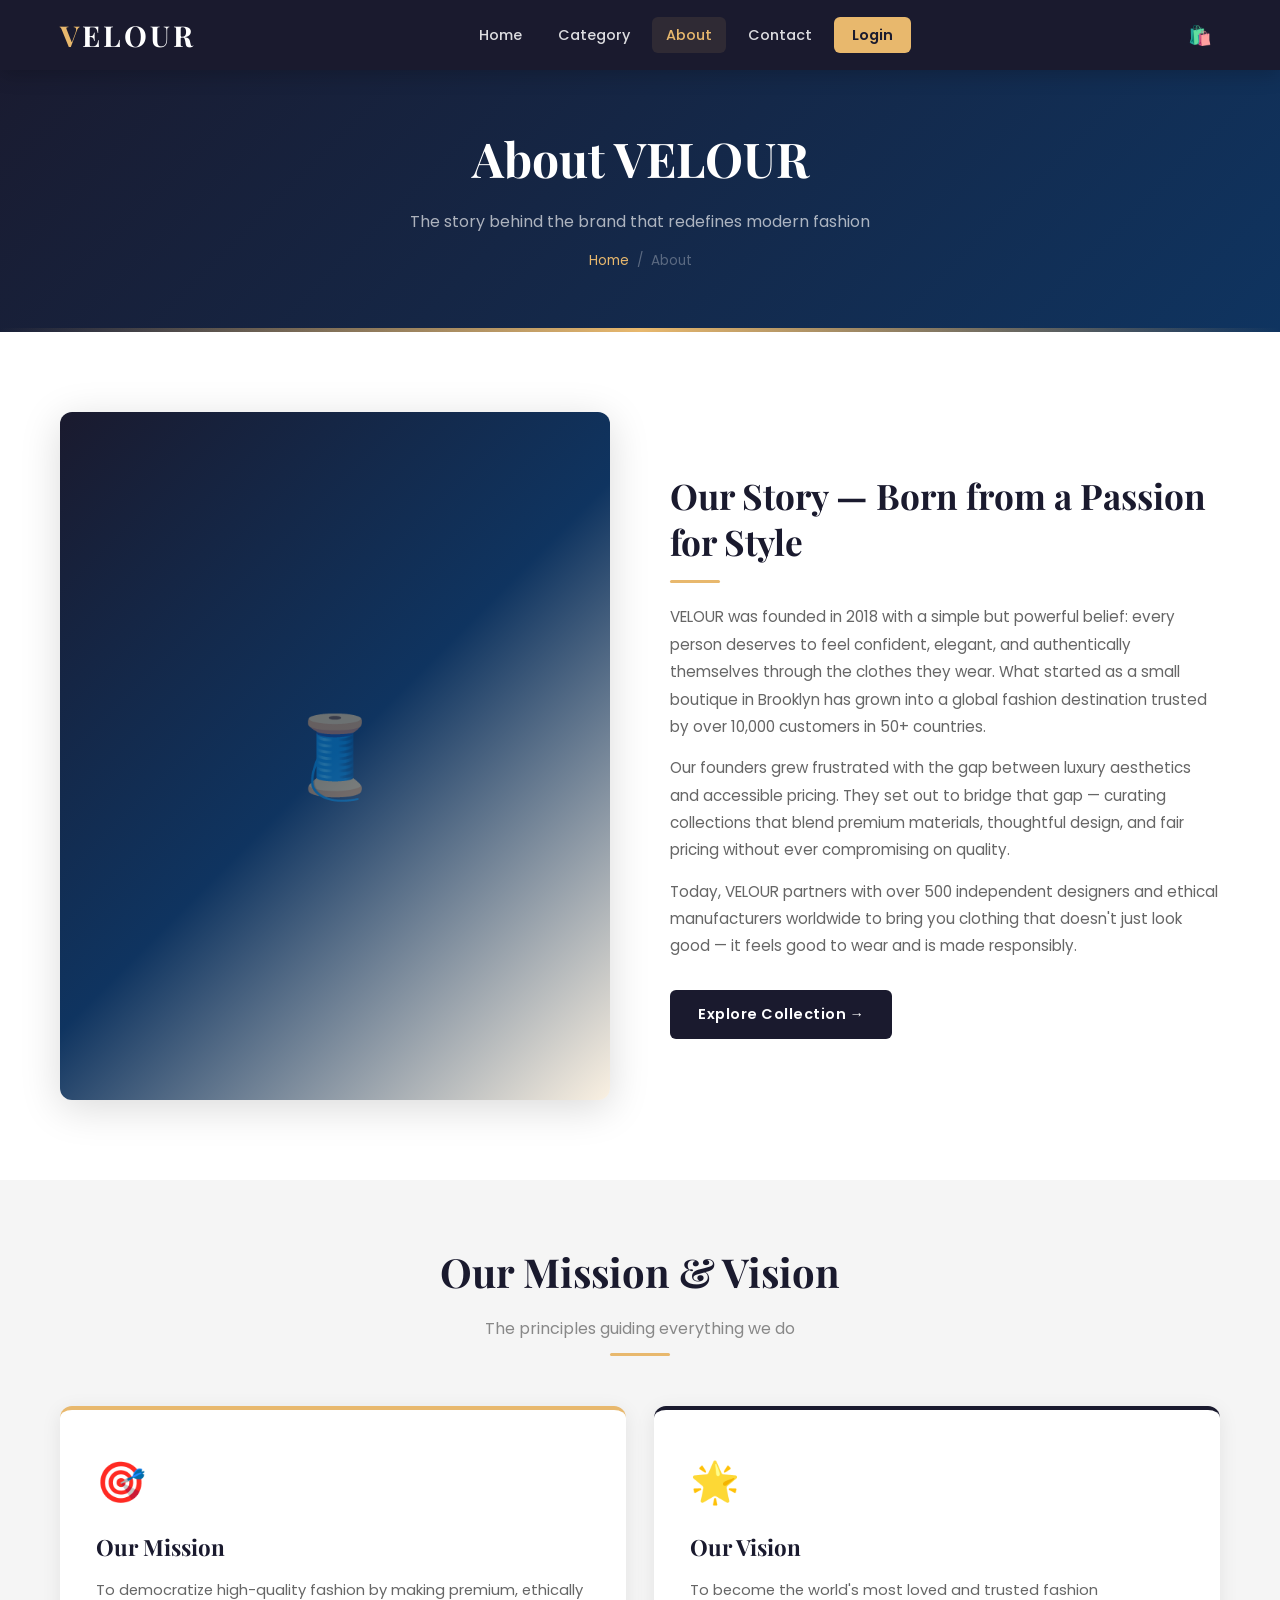
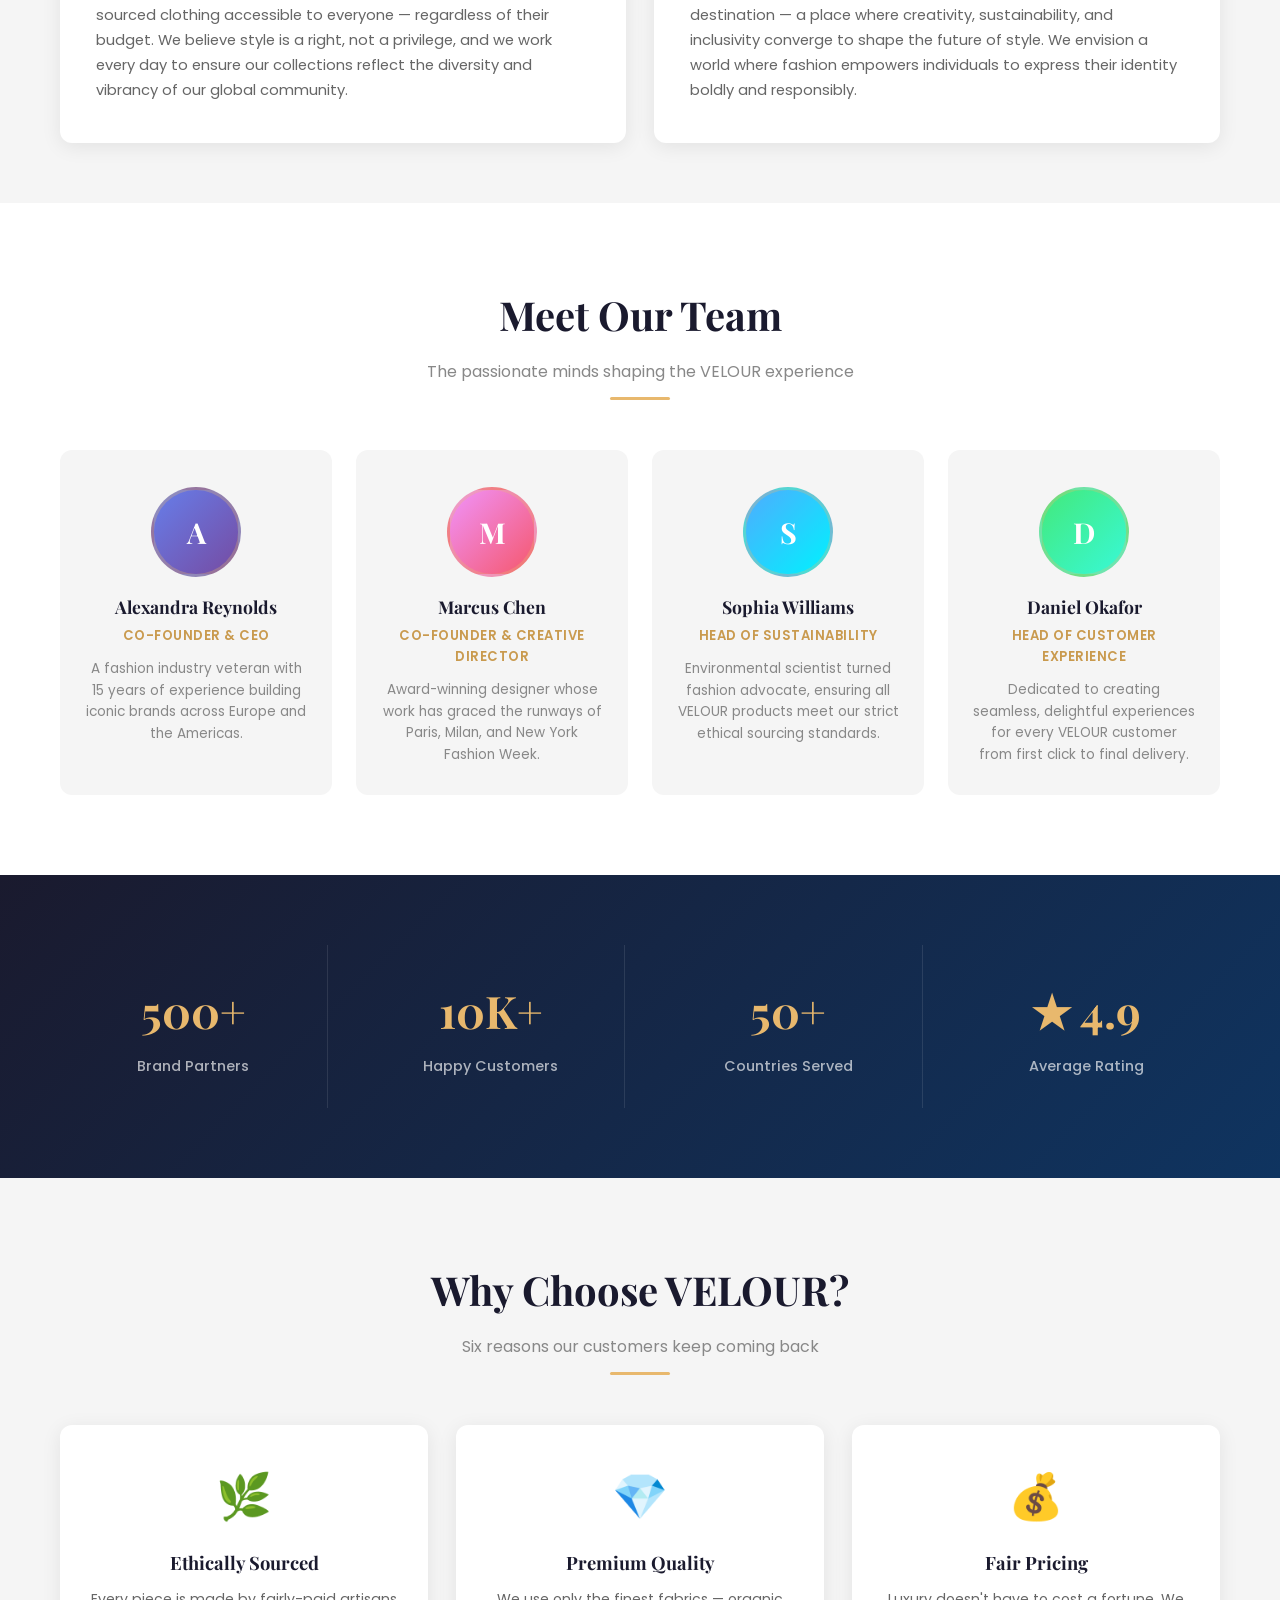
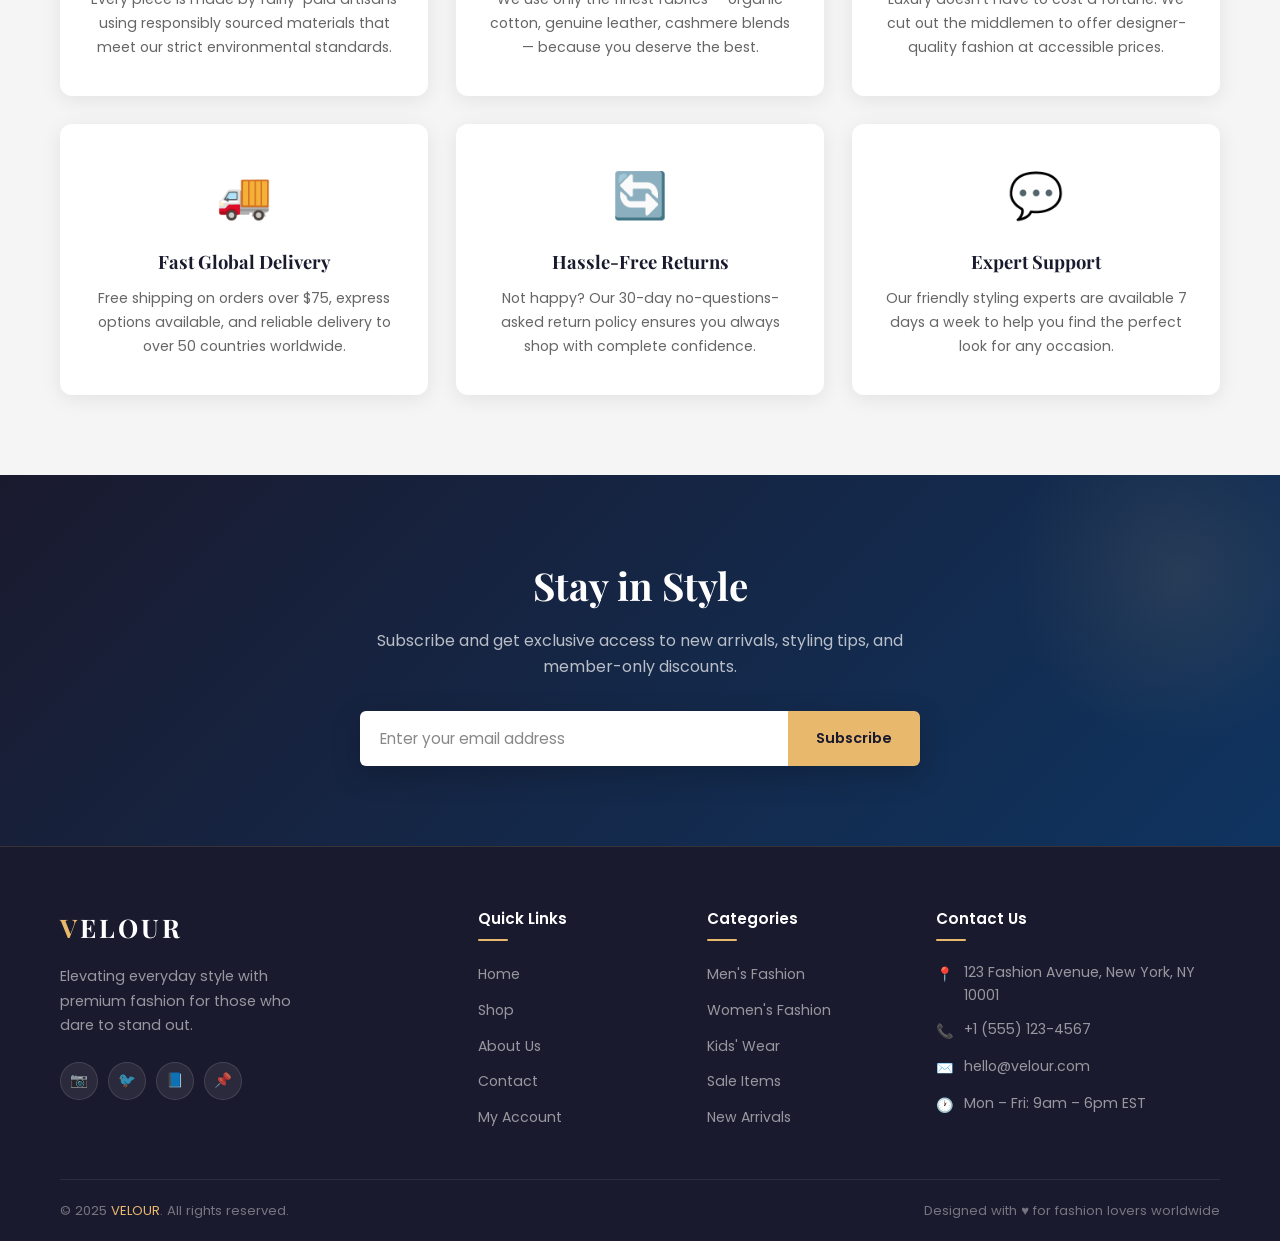
<file: about.html>
<!DOCTYPE html>
<html lang="en">
<head>
  <meta charset="UTF-8" />
  <meta name="viewport" content="width=device-width, initial-scale=1.0" />
  <title>About – VELOUR</title>
  <meta name="description" content="Learn the story behind VELOUR — our mission, vision, and the team shaping modern fashion." />
  <link rel="stylesheet" href="css/style.css" />
  <link rel="stylesheet" href="css/responsive.css" />
</head>
<body>

  <nav class="navbar solid" id="navbar">
    <div class="nav-container">
      <a href="index.html" class="nav-logo">V<span>ELOUR</span></a>
      <ul class="nav-menu" id="navMenu">
        <li><a href="index.html" class="nav-link">Home</a></li>
        <li><a href="category.html" class="nav-link">Category</a></li>
        <li><a href="about.html" class="nav-link active">About</a></li>
        <li><a href="contact.html" class="nav-link">Contact</a></li>
        <li><a href="login.html" class="nav-link btn-nav">Login</a></li>
      </ul>
      <div class="nav-actions">
        <button class="cart-btn" aria-label="View cart">🛍️<span class="cart-count hidden">0</span></button>
        <button class="hamburger" id="hamburger" aria-label="Toggle menu"><span></span><span></span><span></span></button>
      </div>
    </div>
    <div class="nav-overlay" id="navOverlay"></div>
  </nav>

  <div class="page-header">
    <div class="container">
      <h1>About VELOUR</h1>
      <p>The story behind the brand that redefines modern fashion</p>
      <div class="breadcrumb">
        <a href="index.html">Home</a><span>/</span><span>About</span>
      </div>
    </div>
  </div>

  <!-- OUR STORY -->
  <section class="about-story">
    <div class="container">
      <div class="about-story-inner">
        <div class="story-image">🧵</div>
        <div class="story-content">
          <h2>Our Story — Born from a Passion for Style</h2>
          <div class="accent-line"></div>
          <p>VELOUR was founded in 2018 with a simple but powerful belief: every person deserves to feel confident, elegant, and authentically themselves through the clothes they wear. What started as a small boutique in Brooklyn has grown into a global fashion destination trusted by over 10,000 customers in 50+ countries.</p>
          <p>Our founders grew frustrated with the gap between luxury aesthetics and accessible pricing. They set out to bridge that gap — curating collections that blend premium materials, thoughtful design, and fair pricing without ever compromising on quality.</p>
          <p>Today, VELOUR partners with over 500 independent designers and ethical manufacturers worldwide to bring you clothing that doesn't just look good — it feels good to wear and is made responsibly.</p>
          <a href="category.html" class="btn btn-dark" style="margin-top:16px;">Explore Collection →</a>
        </div>
      </div>
    </div>
  </section>

  <!-- MISSION & VISION -->
  <section class="mission-vision section-padding">
    <div class="container">
      <div class="section-header">
        <h2>Our Mission &amp; Vision</h2>
        <p>The principles guiding everything we do</p>
        <div class="underline"></div>
      </div>
      <div class="mv-grid">
        <div class="mv-card mission">
          <div class="mv-icon">🎯</div>
          <h3>Our Mission</h3>
          <p>To democratize high-quality fashion by making premium, ethically sourced clothing accessible to everyone — regardless of their budget. We believe style is a right, not a privilege, and we work every day to ensure our collections reflect the diversity and vibrancy of our global community.</p>
        </div>
        <div class="mv-card vision">
          <div class="mv-icon">🌟</div>
          <h3>Our Vision</h3>
          <p>To become the world's most loved and trusted fashion destination — a place where creativity, sustainability, and inclusivity converge to shape the future of style. We envision a world where fashion empowers individuals to express their identity boldly and responsibly.</p>
        </div>
      </div>
    </div>
  </section>

  <!-- TEAM -->
  <section class="team-section">
    <div class="container">
      <div class="section-header">
        <h2>Meet Our Team</h2>
        <p>The passionate minds shaping the VELOUR experience</p>
        <div class="underline"></div>
      </div>
      <div class="team-grid">
        <div class="team-card">
          <div class="team-avatar" style="background: linear-gradient(135deg, #667eea, #764ba2);">A</div>
          <h4>Alexandra Reynolds</h4>
          <div class="role">Co-Founder &amp; CEO</div>
          <p>A fashion industry veteran with 15 years of experience building iconic brands across Europe and the Americas.</p>
        </div>
        <div class="team-card">
          <div class="team-avatar" style="background: linear-gradient(135deg, #f093fb, #f5576c);">M</div>
          <h4>Marcus Chen</h4>
          <div class="role">Co-Founder &amp; Creative Director</div>
          <p>Award-winning designer whose work has graced the runways of Paris, Milan, and New York Fashion Week.</p>
        </div>
        <div class="team-card">
          <div class="team-avatar" style="background: linear-gradient(135deg, #4facfe, #00f2fe);">S</div>
          <h4>Sophia Williams</h4>
          <div class="role">Head of Sustainability</div>
          <p>Environmental scientist turned fashion advocate, ensuring all VELOUR products meet our strict ethical sourcing standards.</p>
        </div>
        <div class="team-card">
          <div class="team-avatar" style="background: linear-gradient(135deg, #43e97b, #38f9d7);">D</div>
          <h4>Daniel Okafor</h4>
          <div class="role">Head of Customer Experience</div>
          <p>Dedicated to creating seamless, delightful experiences for every VELOUR customer from first click to final delivery.</p>
        </div>
      </div>
    </div>
  </section>

  <!-- STATS -->
  <section class="stats-section">
    <div class="container">
      <div class="stats-grid">
        <div class="stat-item"><span class="stat-number">500+</span><span class="stat-label">Brand Partners</span></div>
        <div class="stat-item"><span class="stat-number">10K+</span><span class="stat-label">Happy Customers</span></div>
        <div class="stat-item"><span class="stat-number">50+</span><span class="stat-label">Countries Served</span></div>
        <div class="stat-item"><span class="stat-number">★ 4.9</span><span class="stat-label">Average Rating</span></div>
      </div>
    </div>
  </section>

  <!-- WHY CHOOSE US -->
  <section class="why-choose">
    <div class="container">
      <div class="section-header">
        <h2>Why Choose VELOUR?</h2>
        <p>Six reasons our customers keep coming back</p>
        <div class="underline"></div>
      </div>
      <div class="why-grid">
        <div class="why-card"><span class="why-icon">🌿</span><h3>Ethically Sourced</h3><p>Every piece is made by fairly-paid artisans using responsibly sourced materials that meet our strict environmental standards.</p></div>
        <div class="why-card"><span class="why-icon">💎</span><h3>Premium Quality</h3><p>We use only the finest fabrics — organic cotton, genuine leather, cashmere blends — because you deserve the best.</p></div>
        <div class="why-card"><span class="why-icon">💰</span><h3>Fair Pricing</h3><p>Luxury doesn't have to cost a fortune. We cut out the middlemen to offer designer-quality fashion at accessible prices.</p></div>
        <div class="why-card"><span class="why-icon">🚚</span><h3>Fast Global Delivery</h3><p>Free shipping on orders over $75, express options available, and reliable delivery to over 50 countries worldwide.</p></div>
        <div class="why-card"><span class="why-icon">🔄</span><h3>Hassle-Free Returns</h3><p>Not happy? Our 30-day no-questions-asked return policy ensures you always shop with complete confidence.</p></div>
        <div class="why-card"><span class="why-icon">💬</span><h3>Expert Support</h3><p>Our friendly styling experts are available 7 days a week to help you find the perfect look for any occasion.</p></div>
      </div>
    </div>
  </section>

  <!-- NEWSLETTER -->
  <section class="newsletter">
    <div class="container">
      <div class="newsletter-inner">
        <h2>Stay in Style</h2>
        <p>Subscribe and get exclusive access to new arrivals, styling tips, and member-only discounts.</p>
        <form class="newsletter-form" novalidate>
          <input type="email" placeholder="Enter your email address" required aria-label="Email address" />
          <button type="submit">Subscribe</button>
        </form>
      </div>
    </div>
  </section>

  <!-- FOOTER -->
  <footer class="footer">
    <div class="container">
      <div class="footer-grid">
        <div class="footer-brand">
          <a href="index.html" class="nav-logo">V<span>ELOUR</span></a>
          <p>Elevating everyday style with premium fashion for those who dare to stand out.</p>
          <div class="social-links">
            <a href="#" class="social-link" aria-label="Instagram">📷</a>
            <a href="#" class="social-link" aria-label="Twitter">🐦</a>
            <a href="#" class="social-link" aria-label="Facebook">📘</a>
            <a href="#" class="social-link" aria-label="Pinterest">📌</a>
          </div>
        </div>
        <div class="footer-col">
          <h4>Quick Links</h4>
          <ul class="footer-links">
            <li><a href="index.html">Home</a></li>
            <li><a href="category.html">Shop</a></li>
            <li><a href="about.html">About Us</a></li>
            <li><a href="contact.html">Contact</a></li>
            <li><a href="login.html">My Account</a></li>
          </ul>
        </div>
        <div class="footer-col">
          <h4>Categories</h4>
          <ul class="footer-links">
            <li><a href="category.html">Men's Fashion</a></li>
            <li><a href="category.html">Women's Fashion</a></li>
            <li><a href="category.html">Kids' Wear</a></li>
            <li><a href="category.html">Sale Items</a></li>
            <li><a href="category.html">New Arrivals</a></li>
          </ul>
        </div>
        <div class="footer-col">
          <h4>Contact Us</h4>
          <ul class="footer-contact">
            <li><span>📍</span><span>123 Fashion Avenue, New York, NY 10001</span></li>
            <li><span>📞</span><span>+1 (555) 123-4567</span></li>
            <li><span>✉️</span><span>hello@velour.com</span></li>
            <li><span>🕐</span><span>Mon – Fri: 9am – 6pm EST</span></li>
          </ul>
        </div>
      </div>
      <div class="footer-bottom">
        <p>© 2025 <a href="index.html">VELOUR</a>. All rights reserved.</p>
        <p>Designed with ♥ for fashion lovers worldwide</p>
      </div>
    </div>
  </footer>

  <button class="scroll-top" aria-label="Scroll to top">↑</button>
  <script src="js/main.js"></script>
</body>
</html>
</file>
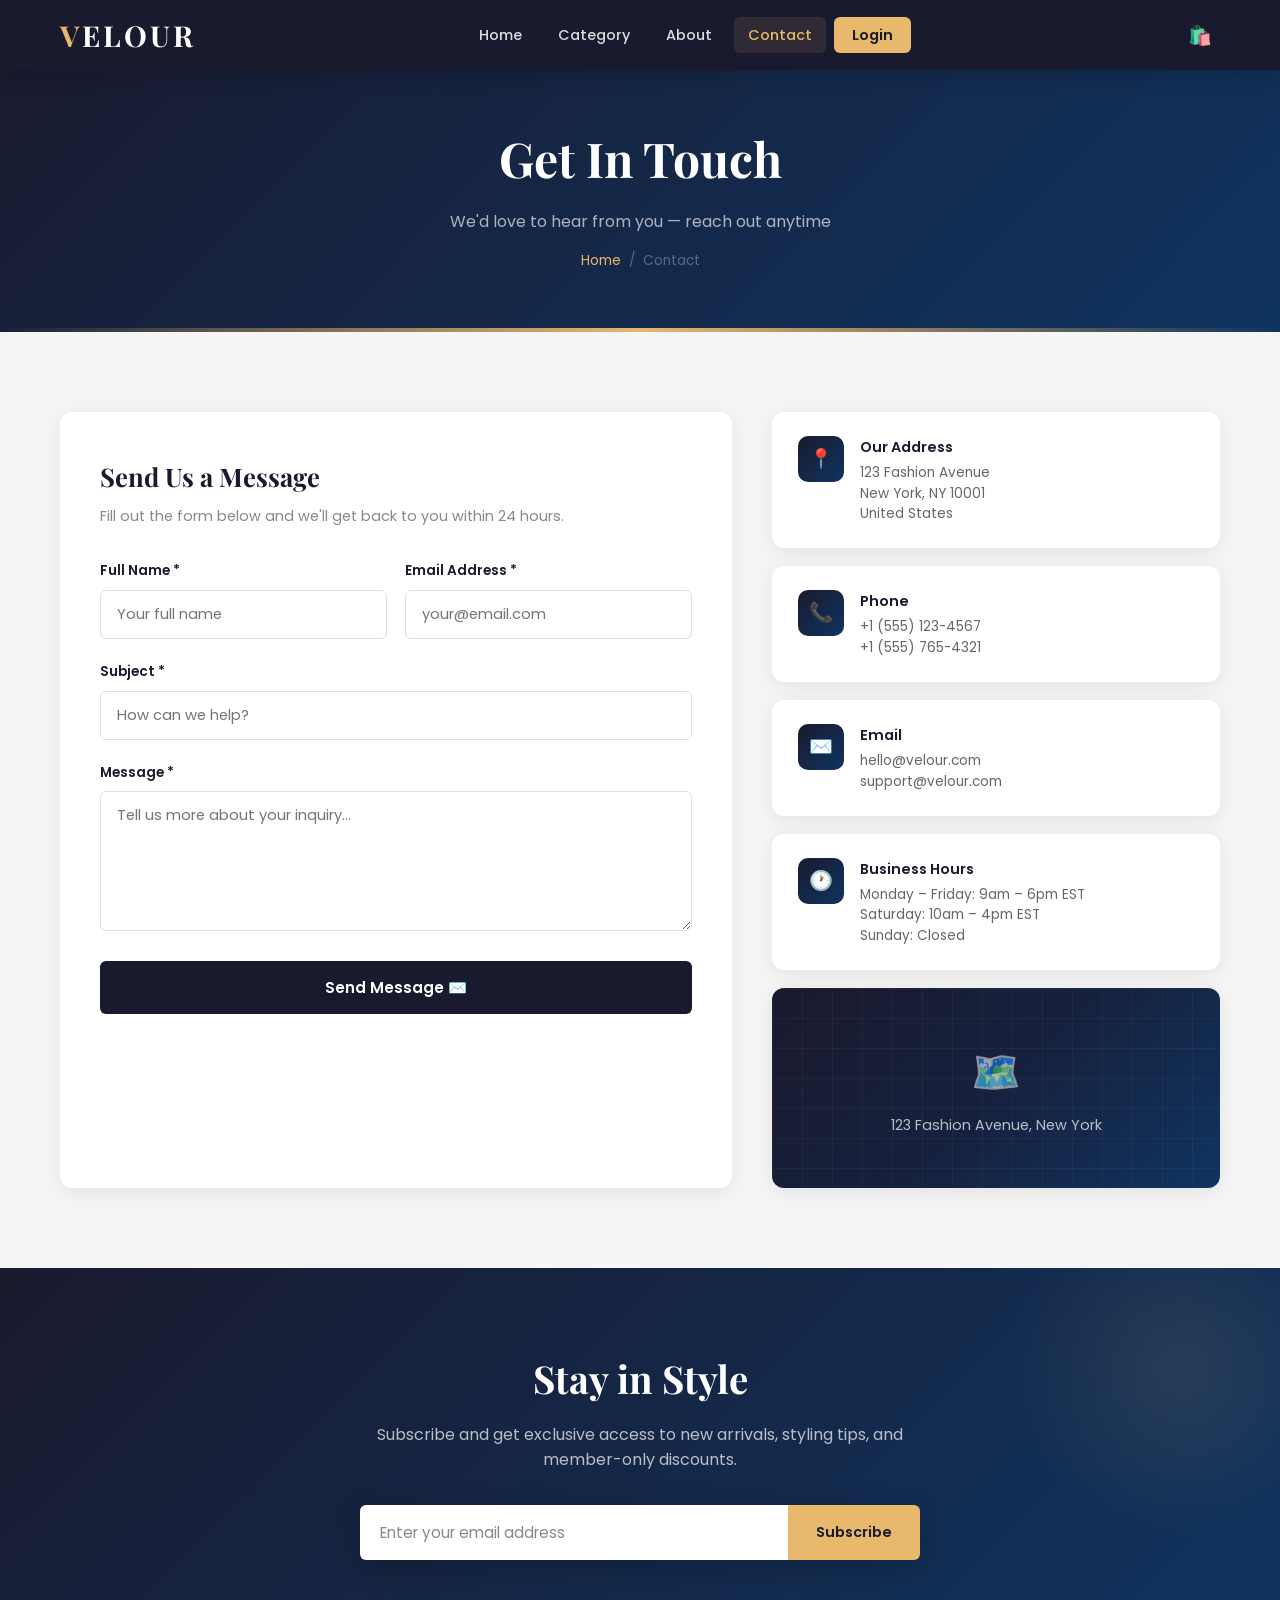
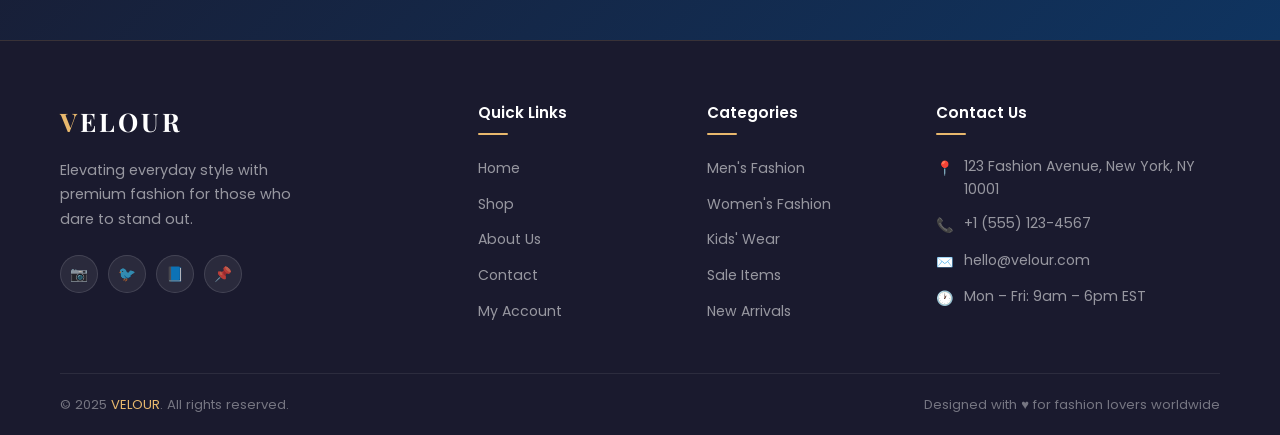
<file: contact.html>
<!DOCTYPE html>
<html lang="en">
<head>
  <meta charset="UTF-8" />
  <meta name="viewport" content="width=device-width, initial-scale=1.0" />
  <title>Contact – VELOUR</title>
  <meta name="description" content="Get in touch with VELOUR. We'd love to hear from you." />
  <link rel="stylesheet" href="css/style.css" />
  <link rel="stylesheet" href="css/responsive.css" />
</head>
<body>

  <nav class="navbar solid" id="navbar">
    <div class="nav-container">
      <a href="index.html" class="nav-logo">V<span>ELOUR</span></a>
      <ul class="nav-menu" id="navMenu">
        <li><a href="index.html" class="nav-link">Home</a></li>
        <li><a href="category.html" class="nav-link">Category</a></li>
        <li><a href="about.html" class="nav-link">About</a></li>
        <li><a href="contact.html" class="nav-link active">Contact</a></li>
        <li><a href="login.html" class="nav-link btn-nav">Login</a></li>
      </ul>
      <div class="nav-actions">
        <button class="cart-btn" aria-label="View cart">🛍️<span class="cart-count hidden">0</span></button>
        <button class="hamburger" id="hamburger" aria-label="Toggle menu"><span></span><span></span><span></span></button>
      </div>
    </div>
    <div class="nav-overlay" id="navOverlay"></div>
  </nav>

  <div class="page-header">
    <div class="container">
      <h1>Get In Touch</h1>
      <p>We'd love to hear from you — reach out anytime</p>
      <div class="breadcrumb">
        <a href="index.html">Home</a><span>/</span><span>Contact</span>
      </div>
    </div>
  </div>

  <section class="contact-section">
    <div class="container">
      <div class="contact-grid">

        <!-- Form -->
        <div class="contact-form-card">
          <h3>Send Us a Message</h3>
          <p>Fill out the form below and we'll get back to you within 24 hours.</p>
          <form id="contactForm" novalidate>
            <div class="form-row">
              <div class="form-group">
                <label for="contactName">Full Name *</label>
                <input type="text" id="contactName" name="name" placeholder="Your full name" required />
                <span class="error-msg"></span>
              </div>
              <div class="form-group">
                <label for="contactEmail">Email Address *</label>
                <input type="email" id="contactEmail" name="email" placeholder="your@email.com" required />
                <span class="error-msg"></span>
              </div>
            </div>
            <div class="form-group">
              <label for="contactSubject">Subject *</label>
              <input type="text" id="contactSubject" name="subject" placeholder="How can we help?" required />
              <span class="error-msg"></span>
            </div>
            <div class="form-group">
              <label for="contactMessage">Message *</label>
              <textarea id="contactMessage" name="message" placeholder="Tell us more about your inquiry..." required></textarea>
              <span class="error-msg"></span>
            </div>
            <button type="submit" class="submit-btn">Send Message ✉️</button>
            <div class="success-message" id="contactSuccess">
              ✅ Message sent successfully! We'll be in touch within 24 hours.
            </div>
          </form>
        </div>

        <!-- Info -->
        <div class="contact-info-col">
          <div class="contact-info-card">
            <div class="info-icon">📍</div>
            <div class="info-text">
              <h4>Our Address</h4>
              <p>123 Fashion Avenue<br>New York, NY 10001<br>United States</p>
            </div>
          </div>
          <div class="contact-info-card">
            <div class="info-icon">📞</div>
            <div class="info-text">
              <h4>Phone</h4>
              <p>+1 (555) 123-4567<br>+1 (555) 765-4321</p>
            </div>
          </div>
          <div class="contact-info-card">
            <div class="info-icon">✉️</div>
            <div class="info-text">
              <h4>Email</h4>
              <p>hello@velour.com<br>support@velour.com</p>
            </div>
          </div>
          <div class="contact-info-card">
            <div class="info-icon">🕐</div>
            <div class="info-text">
              <h4>Business Hours</h4>
              <p>Monday – Friday: 9am – 6pm EST<br>Saturday: 10am – 4pm EST<br>Sunday: Closed</p>
            </div>
          </div>
          <div class="map-placeholder">
            <span class="map-icon">🗺️</span>
            <span>123 Fashion Avenue, New York</span>
          </div>
        </div>

      </div>
    </div>
  </section>

  <section class="newsletter">
    <div class="container">
      <div class="newsletter-inner">
        <h2>Stay in Style</h2>
        <p>Subscribe and get exclusive access to new arrivals, styling tips, and member-only discounts.</p>
        <form class="newsletter-form" novalidate>
          <input type="email" placeholder="Enter your email address" required aria-label="Email address" />
          <button type="submit">Subscribe</button>
        </form>
      </div>
    </div>
  </section>

  <footer class="footer">
    <div class="container">
      <div class="footer-grid">
        <div class="footer-brand">
          <a href="index.html" class="nav-logo">V<span>ELOUR</span></a>
          <p>Elevating everyday style with premium fashion for those who dare to stand out.</p>
          <div class="social-links">
            <a href="#" class="social-link" aria-label="Instagram">📷</a>
            <a href="#" class="social-link" aria-label="Twitter">🐦</a>
            <a href="#" class="social-link" aria-label="Facebook">📘</a>
            <a href="#" class="social-link" aria-label="Pinterest">📌</a>
          </div>
        </div>
        <div class="footer-col">
          <h4>Quick Links</h4>
          <ul class="footer-links">
            <li><a href="index.html">Home</a></li>
            <li><a href="category.html">Shop</a></li>
            <li><a href="about.html">About Us</a></li>
            <li><a href="contact.html">Contact</a></li>
            <li><a href="login.html">My Account</a></li>
          </ul>
        </div>
        <div class="footer-col">
          <h4>Categories</h4>
          <ul class="footer-links">
            <li><a href="category.html">Men's Fashion</a></li>
            <li><a href="category.html">Women's Fashion</a></li>
            <li><a href="category.html">Kids' Wear</a></li>
            <li><a href="category.html">Sale Items</a></li>
            <li><a href="category.html">New Arrivals</a></li>
          </ul>
        </div>
        <div class="footer-col">
          <h4>Contact Us</h4>
          <ul class="footer-contact">
            <li><span>📍</span><span>123 Fashion Avenue, New York, NY 10001</span></li>
            <li><span>📞</span><span>+1 (555) 123-4567</span></li>
            <li><span>✉️</span><span>hello@velour.com</span></li>
            <li><span>🕐</span><span>Mon – Fri: 9am – 6pm EST</span></li>
          </ul>
        </div>
      </div>
      <div class="footer-bottom">
        <p>© 2025 <a href="index.html">VELOUR</a>. All rights reserved.</p>
        <p>Designed with ♥ for fashion lovers worldwide</p>
      </div>
    </div>
  </footer>

  <button class="scroll-top" aria-label="Scroll to top">↑</button>
  <script src="js/main.js"></script>
</body>
</html>
</file>
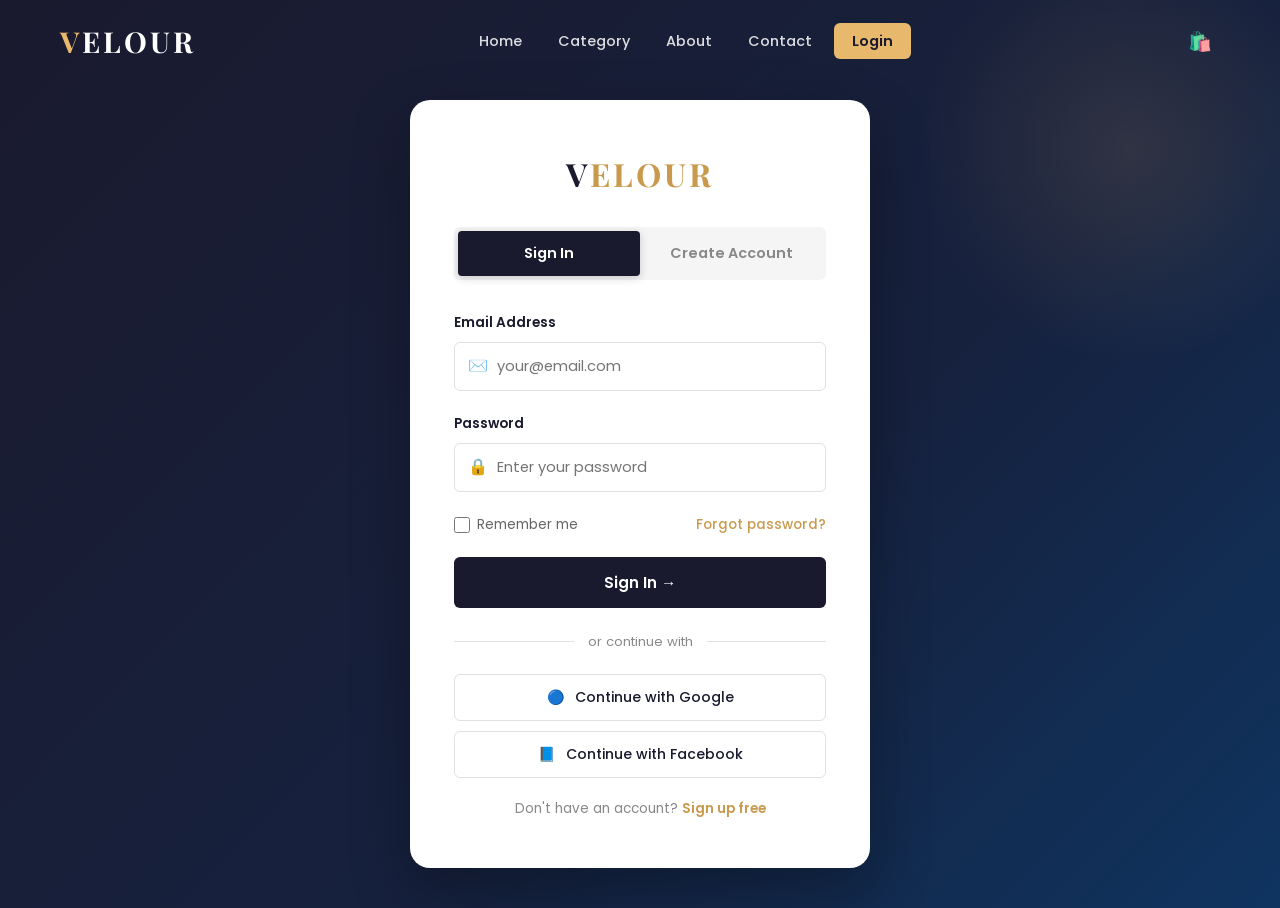
<file: login.html>
<!DOCTYPE html>
<html lang="en">
<head>
  <meta charset="UTF-8" />
  <meta name="viewport" content="width=device-width, initial-scale=1.0" />
  <title>Login – VELOUR</title>
  <meta name="description" content="Sign in or create your VELOUR account to start shopping." />
  <link rel="stylesheet" href="css/style.css" />
  <link rel="stylesheet" href="css/responsive.css" />
</head>
<body>

  <nav class="navbar" id="navbar">
    <div class="nav-container">
      <a href="index.html" class="nav-logo">V<span>ELOUR</span></a>
      <ul class="nav-menu" id="navMenu">
        <li><a href="index.html" class="nav-link">Home</a></li>
        <li><a href="category.html" class="nav-link">Category</a></li>
        <li><a href="about.html" class="nav-link">About</a></li>
        <li><a href="contact.html" class="nav-link">Contact</a></li>
        <li><a href="login.html" class="nav-link btn-nav active">Login</a></li>
      </ul>
      <div class="nav-actions">
        <button class="cart-btn" aria-label="View cart">🛍️<span class="cart-count hidden">0</span></button>
        <button class="hamburger" id="hamburger" aria-label="Toggle menu"><span></span><span></span><span></span></button>
      </div>
    </div>
    <div class="nav-overlay" id="navOverlay"></div>
  </nav>

  <main class="login-page">
    <div class="login-card">

      <div class="login-logo">
        <a href="index.html">V<span>ELOUR</span></a>
      </div>

      <div class="auth-tabs">
        <div class="auth-tab active" data-tab="login">Sign In</div>
        <div class="auth-tab" data-tab="register">Create Account</div>
      </div>

      <!-- LOGIN FORM -->
      <form class="auth-form active" id="loginForm" novalidate>
        <div class="form-group">
          <label for="loginEmail">Email Address</label>
          <div class="input-wrap">
            <span class="input-icon">✉️</span>
            <input type="email" id="loginEmail" name="email" placeholder="your@email.com" required autocomplete="email" />
          </div>
          <span class="error-msg"></span>
        </div>
        <div class="form-group">
          <label for="loginPassword">Password</label>
          <div class="input-wrap">
            <span class="input-icon">🔒</span>
            <input type="password" id="loginPassword" name="password" placeholder="Enter your password" required autocomplete="current-password" />
          </div>
          <span class="error-msg"></span>
        </div>
        <div class="form-options">
          <label class="remember-label">
            <input type="checkbox" name="remember" /> Remember me
          </label>
          <a href="#" class="forgot-link">Forgot password?</a>
        </div>
        <button type="submit" class="auth-submit">Sign In →</button>
        <div class="divider"><span>or continue with</span></div>
        <div class="social-auth">
          <button type="button" class="social-auth-btn" data-provider="Google">
            <span class="social-icon">🔵</span> Continue with Google
          </button>
          <button type="button" class="social-auth-btn" data-provider="Facebook">
            <span class="social-icon">📘</span> Continue with Facebook
          </button>
        </div>
        <p style="text-align:center;margin-top:20px;font-size:0.85rem;color:var(--text-light);">
          Don't have an account?
          <a href="#" style="color:var(--accent-dark);font-weight:600;" onclick="document.querySelector('[data-tab=register]').click();return false;">Sign up free</a>
        </p>
      </form>

      <!-- REGISTER FORM -->
      <form class="auth-form" id="registerForm" novalidate>
        <div class="form-group">
          <label for="regName">Full Name</label>
          <div class="input-wrap">
            <span class="input-icon">👤</span>
            <input type="text" id="regName" name="fullName" placeholder="Your full name" required autocomplete="name" />
          </div>
          <span class="error-msg"></span>
        </div>
        <div class="form-group">
          <label for="regEmail">Email Address</label>
          <div class="input-wrap">
            <span class="input-icon">✉️</span>
            <input type="email" id="regEmail" name="email" placeholder="your@email.com" required autocomplete="email" />
          </div>
          <span class="error-msg"></span>
        </div>
        <div class="form-group">
          <label for="regPassword">Password</label>
          <div class="input-wrap">
            <span class="input-icon">🔒</span>
            <input type="password" id="regPassword" name="password" placeholder="At least 6 characters" required autocomplete="new-password" />
          </div>
          <span class="error-msg"></span>
        </div>
        <div class="form-group">
          <label for="regConfirm">Confirm Password</label>
          <div class="input-wrap">
            <span class="input-icon">🔑</span>
            <input type="password" id="regConfirm" name="confirmPassword" placeholder="Repeat your password" required autocomplete="new-password" />
          </div>
          <span class="error-msg"></span>
        </div>
        <button type="submit" class="auth-submit">Create Account →</button>
        <div class="divider"><span>or continue with</span></div>
        <div class="social-auth">
          <button type="button" class="social-auth-btn" data-provider="Google">
            <span class="social-icon">🔵</span> Continue with Google
          </button>
          <button type="button" class="social-auth-btn" data-provider="Facebook">
            <span class="social-icon">📘</span> Continue with Facebook
          </button>
        </div>
        <p style="text-align:center;margin-top:20px;font-size:0.85rem;color:var(--text-light);">
          Already have an account?
          <a href="#" style="color:var(--accent-dark);font-weight:600;" onclick="document.querySelector('[data-tab=login]').click();return false;">Sign in</a>
        </p>
      </form>

    </div>
  </main>

  <script src="js/main.js"></script>
</body>
</html>
</file>
<file: css/style.css>
/* =============================================
   VELOUR - Main Stylesheet
   ============================================= */
@import url('https://fonts.googleapis.com/css2?family=Playfair+Display:ital,wght@0,400;0,600;0,700;1,400&family=Poppins:wght@300;400;500;600;700&display=swap');

:root {
  --primary: #1a1a2e;
  --secondary: #16213e;
  --accent: #e8b86d;
  --accent-dark: #c99a4e;
  --white: #ffffff;
  --light-gray: #f5f5f5;
  --mid-gray: #e0e0e0;
  --dark-gray: #666666;
  --text-dark: #1a1a2e;
  --text-light: #888888;
  --success: #4caf50;
  --error: #f44336;
  --font-heading: 'Playfair Display', serif;
  --font-body: 'Poppins', sans-serif;
  --transition: all 0.3s ease;
  --shadow: 0 4px 20px rgba(0,0,0,0.08);
  --shadow-hover: 0 8px 40px rgba(0,0,0,0.15);
  --radius: 12px;
  --radius-sm: 6px;
}

*, *::before, *::after { margin: 0; padding: 0; box-sizing: border-box; }
html { scroll-behavior: smooth; font-size: 16px; }
body { font-family: var(--font-body); color: var(--text-dark); background: var(--white); line-height: 1.6; overflow-x: hidden; }
a { text-decoration: none; color: inherit; transition: var(--transition); }
ul { list-style: none; }
img { max-width: 100%; display: block; }
button { cursor: pointer; border: none; outline: none; font-family: var(--font-body); }
input, textarea, select { font-family: var(--font-body); outline: none; }

/* UTILITIES */
.container { max-width: 1200px; margin: 0 auto; padding: 0 20px; }
.section-padding { padding: 80px 0; }
.section-header { text-align: center; margin-bottom: 50px; }
.section-header h2 { font-family: var(--font-heading); font-size: 2.5rem; color: var(--primary); margin-bottom: 12px; }
.section-header p { color: var(--text-light); font-size: 1rem; max-width: 500px; margin: 0 auto; }
.section-header .underline { width: 60px; height: 3px; background: var(--accent); margin: 12px auto 0; border-radius: 2px; }

/* BUTTONS */
.btn { display: inline-flex; align-items: center; gap: 8px; padding: 13px 28px; border-radius: var(--radius-sm); font-size: 0.9rem; font-weight: 600; letter-spacing: 0.5px; transition: var(--transition); white-space: nowrap; }
.btn-primary { background: var(--accent); color: var(--primary); }
.btn-primary:hover { background: var(--accent-dark); transform: translateY(-2px); box-shadow: 0 6px 20px rgba(232,184,109,0.4); }
.btn-secondary { background: transparent; color: var(--white); border: 2px solid var(--white); }
.btn-secondary:hover { background: var(--white); color: var(--primary); transform: translateY(-2px); }
.btn-dark { background: var(--primary); color: var(--white); }
.btn-dark:hover { background: var(--secondary); transform: translateY(-2px); box-shadow: 0 6px 20px rgba(26,26,46,0.3); }
.btn-outline { background: transparent; color: var(--primary); border: 2px solid var(--primary); }
.btn-outline:hover { background: var(--primary); color: var(--white); transform: translateY(-2px); }

/* NAVBAR */
.navbar { position: fixed; top: 0; left: 0; right: 0; z-index: 1000; padding: 18px 0; background: transparent; transition: var(--transition); }
.navbar.scrolled, .navbar.solid { background: var(--primary); box-shadow: 0 4px 20px rgba(0,0,0,0.2); padding: 12px 0; }
.nav-container { max-width: 1200px; margin: 0 auto; padding: 0 20px; display: flex; align-items: center; justify-content: space-between; }
.nav-logo { font-family: var(--font-heading); font-size: 1.8rem; font-weight: 700; color: var(--accent); letter-spacing: 3px; text-transform: uppercase; }
.nav-logo span { color: var(--white); }
.nav-menu { display: flex; align-items: center; gap: 8px; }
.nav-link { color: rgba(255,255,255,0.85); font-size: 0.9rem; font-weight: 500; padding: 8px 14px; border-radius: var(--radius-sm); transition: var(--transition); }
.nav-link:hover, .nav-link.active { color: var(--accent); background: rgba(232,184,109,0.1); }
.nav-link.btn-nav { background: var(--accent); color: var(--primary); font-weight: 600; padding: 8px 18px; }
.nav-link.btn-nav:hover { background: var(--accent-dark); color: var(--primary); }
.nav-actions { display: flex; align-items: center; gap: 16px; }
.cart-btn { position: relative; color: var(--white); font-size: 1.2rem; background: none; padding: 6px 8px; border-radius: var(--radius-sm); transition: var(--transition); }
.cart-btn:hover { color: var(--accent); background: rgba(232,184,109,0.1); }
.cart-count { position: absolute; top: -2px; right: -4px; background: var(--accent); color: var(--primary); font-size: 0.65rem; font-weight: 700; width: 18px; height: 18px; border-radius: 50%; display: flex; align-items: center; justify-content: center; }
.cart-count.hidden { display: none; }
.hamburger { display: none; flex-direction: column; gap: 5px; cursor: pointer; padding: 6px; background: none; }
.hamburger span { display: block; width: 24px; height: 2px; background: var(--white); border-radius: 2px; transition: var(--transition); }
.hamburger.active span:nth-child(1) { transform: translateY(7px) rotate(45deg); }
.hamburger.active span:nth-child(2) { opacity: 0; transform: scaleX(0); }
.hamburger.active span:nth-child(3) { transform: translateY(-7px) rotate(-45deg); }

/* HERO */
.hero { min-height: 100vh; background: linear-gradient(135deg, #1a1a2e 0%, #16213e 40%, #0f3460 70%, #1a1a2e 100%); display: flex; align-items: center; position: relative; overflow: hidden; }
.hero::before { content: ''; position: absolute; top: -50%; right: -20%; width: 600px; height: 600px; background: radial-gradient(circle, rgba(232,184,109,0.15) 0%, transparent 70%); border-radius: 50%; animation: heroGlow 6s ease-in-out infinite alternate; }
.hero::after { content: ''; position: absolute; bottom: -30%; left: -10%; width: 400px; height: 400px; background: radial-gradient(circle, rgba(232,184,109,0.08) 0%, transparent 70%); border-radius: 50%; }
@keyframes heroGlow { 0% { transform: scale(1) translate(0,0); } 100% { transform: scale(1.2) translate(-30px,30px); } }
.hero-content { position: relative; z-index: 1; max-width: 650px; }
.hero-badge { display: inline-block; background: rgba(232,184,109,0.15); border: 1px solid rgba(232,184,109,0.4); color: var(--accent); font-size: 0.8rem; font-weight: 600; letter-spacing: 2px; text-transform: uppercase; padding: 8px 18px; border-radius: 50px; margin-bottom: 20px; animation: fadeInDown 0.8s ease forwards; }
.hero h1 { font-family: var(--font-heading); font-size: 4.5rem; font-weight: 700; color: var(--white); line-height: 1.15; margin-bottom: 20px; animation: fadeInUp 0.8s ease 0.2s both; }
.hero h1 em { color: var(--accent); font-style: italic; }
.hero p { font-size: 1.1rem; color: rgba(255,255,255,0.75); margin-bottom: 36px; max-width: 480px; animation: fadeInUp 0.8s ease 0.4s both; }
.hero-buttons { display: flex; gap: 16px; flex-wrap: wrap; animation: fadeInUp 0.8s ease 0.6s both; }
.hero-scroll { position: absolute; bottom: 30px; left: 50%; transform: translateX(-50%); display: flex; flex-direction: column; align-items: center; gap: 8px; color: rgba(255,255,255,0.5); font-size: 0.75rem; letter-spacing: 1px; animation: bounce 2s infinite; }
.hero-scroll span { font-size: 1.2rem; }
@keyframes bounce { 0%,100% { transform: translateX(-50%) translateY(0); } 50% { transform: translateX(-50%) translateY(8px); } }
@keyframes fadeInDown { from { opacity:0; transform:translateY(-20px); } to { opacity:1; transform:translateY(0); } }
@keyframes fadeInUp { from { opacity:0; transform:translateY(30px); } to { opacity:1; transform:translateY(0); } }

/* FEATURES */
.features { padding: 60px 0; background: var(--primary); }
.features-grid { display: grid; grid-template-columns: repeat(3,1fr); gap: 30px; }
.feature-card { display: flex; align-items: center; gap: 18px; padding: 28px 30px; background: rgba(255,255,255,0.05); border: 1px solid rgba(232,184,109,0.2); border-radius: var(--radius); transition: var(--transition); }
.feature-card:hover { background: rgba(232,184,109,0.08); border-color: rgba(232,184,109,0.5); transform: translateY(-4px); }
.feature-icon { font-size: 2.2rem; flex-shrink: 0; width: 56px; height: 56px; display: flex; align-items: center; justify-content: center; background: rgba(232,184,109,0.1); border-radius: 50%; }
.feature-text h3 { color: var(--white); font-size: 1rem; font-weight: 600; margin-bottom: 4px; }
.feature-text p { color: rgba(255,255,255,0.55); font-size: 0.85rem; }

/* PRODUCTS */
.products-section { padding: 80px 0; background: var(--light-gray); }
.products-grid { display: grid; grid-template-columns: repeat(4,1fr); gap: 24px; }
.product-card { background: var(--white); border-radius: var(--radius); overflow: hidden; box-shadow: var(--shadow); transition: var(--transition); position: relative; }
.product-card:hover { transform: translateY(-6px); box-shadow: var(--shadow-hover); }
.product-image { position: relative; aspect-ratio: 3/4; overflow: hidden; }
.product-img-placeholder { width: 100%; height: 100%; display: flex; align-items: center; justify-content: center; font-size: 3rem; color: rgba(255,255,255,0.7); transition: var(--transition); }
.product-card:hover .product-img-placeholder { transform: scale(1.05); }
.product-badge { position: absolute; top: 12px; left: 12px; background: var(--accent); color: var(--primary); font-size: 0.7rem; font-weight: 700; text-transform: uppercase; letter-spacing: 0.5px; padding: 4px 10px; border-radius: 50px; }
.product-badge.sale { background: var(--error); color: var(--white); }
.wishlist-btn { position: absolute; top: 12px; right: 12px; width: 36px; height: 36px; background: var(--white); border: none; border-radius: 50%; display: flex; align-items: center; justify-content: center; font-size: 1rem; cursor: pointer; transition: var(--transition); box-shadow: 0 2px 8px rgba(0,0,0,0.1); }
.wishlist-btn:hover, .wishlist-btn.active { background: #fff0f0; transform: scale(1.1); }
.wishlist-btn.active { color: var(--error); }
.product-info { padding: 16px; }
.product-category { font-size: 0.72rem; font-weight: 600; text-transform: uppercase; letter-spacing: 0.5px; color: var(--accent-dark); margin-bottom: 6px; }
.product-name { font-family: var(--font-heading); font-size: 1rem; font-weight: 600; color: var(--primary); margin-bottom: 8px; line-height: 1.3; }
.product-price { display: flex; align-items: center; gap: 8px; margin-bottom: 14px; }
.price-current { font-size: 1.05rem; font-weight: 700; color: var(--primary); }
.price-original { font-size: 0.85rem; color: var(--text-light); text-decoration: line-through; }
.add-to-cart { width: 100%; padding: 10px; background: var(--primary); color: var(--white); border: none; border-radius: var(--radius-sm); font-size: 0.85rem; font-weight: 600; cursor: pointer; transition: var(--transition); display: flex; align-items: center; justify-content: center; gap: 8px; }
.add-to-cart:hover { background: var(--accent); color: var(--primary); }
.add-to-cart.added { background: var(--success); color: var(--white); }

/* TESTIMONIALS */
.testimonials { padding: 80px 0; background: var(--white); }
.testimonials-grid { display: grid; grid-template-columns: repeat(3,1fr); gap: 28px; }
.testimonial-card { background: var(--light-gray); border-radius: var(--radius); padding: 32px 28px; transition: var(--transition); border: 1px solid transparent; }
.testimonial-card:hover { border-color: var(--accent); transform: translateY(-4px); box-shadow: var(--shadow-hover); }
.quote-mark { font-family: var(--font-heading); font-size: 5rem; line-height: 0.5; color: var(--accent); opacity: 0.3; margin-bottom: 16px; display: block; }
.testimonial-text { color: var(--dark-gray); font-size: 0.95rem; line-height: 1.7; margin-bottom: 24px; font-style: italic; }
.testimonial-author { display: flex; align-items: center; gap: 14px; }
.author-avatar { width: 48px; height: 48px; border-radius: 50%; display: flex; align-items: center; justify-content: center; font-size: 1.3rem; font-weight: 700; color: var(--white); flex-shrink: 0; }
.author-info h4 { font-size: 0.95rem; font-weight: 600; color: var(--primary); }
.author-info span { font-size: 0.8rem; color: var(--text-light); }
.star-rating { color: var(--accent); font-size: 0.85rem; letter-spacing: 2px; margin-top: 4px; }

/* NEWSLETTER */
.newsletter { padding: 80px 0; background: linear-gradient(135deg, var(--primary) 0%, #0f3460 100%); position: relative; overflow: hidden; }
.newsletter::before { content: ''; position: absolute; top: -100px; right: -100px; width: 400px; height: 400px; background: radial-gradient(circle, rgba(232,184,109,0.1) 0%, transparent 60%); border-radius: 50%; }
.newsletter-inner { text-align: center; position: relative; z-index: 1; max-width: 560px; margin: 0 auto; }
.newsletter h2 { font-family: var(--font-heading); font-size: 2.4rem; color: var(--white); margin-bottom: 12px; }
.newsletter p { color: rgba(255,255,255,0.7); margin-bottom: 32px; }
.newsletter-form { display: flex; border-radius: var(--radius-sm); overflow: hidden; box-shadow: 0 8px 30px rgba(0,0,0,0.2); }
.newsletter-form input { flex: 1; padding: 16px 20px; border: none; background: var(--white); font-size: 0.95rem; color: var(--text-dark); }
.newsletter-form input::placeholder { color: var(--text-light); }
.newsletter-form button { padding: 16px 28px; background: var(--accent); color: var(--primary); font-size: 0.9rem; font-weight: 600; transition: var(--transition); white-space: nowrap; border: none; cursor: pointer; }
.newsletter-form button:hover { background: var(--accent-dark); }

/* FOOTER */
.footer { background: var(--primary); padding: 60px 0 0; border-top: 1px solid rgba(232,184,109,0.15); }
.footer-grid { display: grid; grid-template-columns: 2fr 1fr 1fr 1.5fr; gap: 40px; margin-bottom: 40px; }
.footer-brand .nav-logo { display: inline-block; margin-bottom: 16px; font-size: 1.6rem; }
.footer-brand p { color: rgba(255,255,255,0.55); font-size: 0.9rem; line-height: 1.7; margin-bottom: 24px; max-width: 260px; }
.social-links { display: flex; gap: 10px; }
.social-link { width: 38px; height: 38px; background: rgba(255,255,255,0.07); border: 1px solid rgba(255,255,255,0.12); border-radius: 50%; display: flex; align-items: center; justify-content: center; color: rgba(255,255,255,0.7); font-size: 0.9rem; transition: var(--transition); }
.social-link:hover { background: var(--accent); border-color: var(--accent); color: var(--primary); transform: translateY(-3px); }
.footer-col h4 { color: var(--white); font-size: 0.95rem; font-weight: 600; margin-bottom: 20px; position: relative; padding-bottom: 10px; }
.footer-col h4::after { content: ''; position: absolute; bottom: 0; left: 0; width: 30px; height: 2px; background: var(--accent); border-radius: 2px; }
.footer-links li { margin-bottom: 10px; }
.footer-links a { color: rgba(255,255,255,0.55); font-size: 0.88rem; transition: var(--transition); }
.footer-links a:hover { color: var(--accent); padding-left: 6px; }
.footer-contact li { display: flex; align-items: flex-start; gap: 10px; color: rgba(255,255,255,0.55); font-size: 0.88rem; margin-bottom: 12px; }
.footer-contact li span:first-child { color: var(--accent); flex-shrink: 0; margin-top: 2px; }
.footer-bottom { border-top: 1px solid rgba(255,255,255,0.08); padding: 20px 0; display: flex; align-items: center; justify-content: space-between; }
.footer-bottom p { color: rgba(255,255,255,0.4); font-size: 0.82rem; }
.footer-bottom a { color: var(--accent); }

/* PAGE HEADER */
.page-header { background: linear-gradient(135deg, var(--primary) 0%, #0f3460 100%); padding: 120px 0 60px; text-align: center; position: relative; overflow: hidden; }
.page-header::after { content: ''; position: absolute; bottom: 0; left: 0; right: 0; height: 4px; background: linear-gradient(90deg, transparent, var(--accent), transparent); }
.page-header h1 { font-family: var(--font-heading); font-size: 3rem; color: var(--white); margin-bottom: 12px; }
.page-header p { color: rgba(255,255,255,0.65); font-size: 1rem; }
.breadcrumb { display: flex; align-items: center; justify-content: center; gap: 8px; margin-top: 16px; font-size: 0.85rem; color: rgba(255,255,255,0.5); }
.breadcrumb a { color: var(--accent); }
.breadcrumb span { color: rgba(255,255,255,0.3); }

/* SHOP / CATEGORY PAGE */
.shop-section { padding: 60px 0 80px; background: var(--light-gray); }
.shop-toolbar { display: flex; align-items: center; justify-content: space-between; gap: 20px; margin-bottom: 32px; flex-wrap: wrap; }
.filter-tabs { display: flex; gap: 8px; flex-wrap: wrap; }
.filter-tab { padding: 9px 20px; border: 1.5px solid var(--mid-gray); background: var(--white); border-radius: 50px; font-size: 0.85rem; font-weight: 500; color: var(--dark-gray); cursor: pointer; transition: var(--transition); }
.filter-tab:hover, .filter-tab.active { background: var(--primary); border-color: var(--primary); color: var(--white); }
.filter-tab[data-filter="sale"].active { background: var(--error); border-color: var(--error); }
.shop-controls { display: flex; align-items: center; gap: 14px; }
.product-count { font-size: 0.85rem; color: var(--text-light); white-space: nowrap; }
.sort-select { padding: 9px 36px 9px 16px; border: 1.5px solid var(--mid-gray); border-radius: var(--radius-sm); background: var(--white) url("data:image/svg+xml,%3Csvg xmlns='http://www.w3.org/2000/svg' width='12' height='8' viewBox='0 0 12 8'%3E%3Cpath d='M1 1l5 5 5-5' stroke='%23666' stroke-width='1.5' fill='none' stroke-linecap='round'/%3E%3C/svg%3E") no-repeat right 12px center; font-size: 0.85rem; color: var(--text-dark); cursor: pointer; appearance: none; }
.sort-select:focus { border-color: var(--accent); }
.shop-products-grid { display: grid; grid-template-columns: repeat(4,1fr); gap: 22px; }
.product-card.hidden { display: none; }

/* ABOUT PAGE */
.about-story { padding: 80px 0; background: var(--white); }
.about-story-inner { display: grid; grid-template-columns: 1fr 1fr; gap: 60px; align-items: center; }
.story-image { border-radius: var(--radius); aspect-ratio: 4/5; background: linear-gradient(135deg, #1a1a2e 0%, #0f3460 50%, #e8b86d33 100%); display: flex; align-items: center; justify-content: center; font-size: 5rem; color: rgba(232,184,109,0.4); box-shadow: var(--shadow-hover); }
.story-content h2 { font-family: var(--font-heading); font-size: 2.2rem; color: var(--primary); margin-bottom: 16px; line-height: 1.3; }
.story-content .accent-line { width: 50px; height: 3px; background: var(--accent); margin-bottom: 20px; border-radius: 2px; }
.story-content p { color: var(--dark-gray); font-size: 0.95rem; line-height: 1.8; margin-bottom: 14px; }
.mission-vision { padding: 60px 0; background: var(--light-gray); }
.mv-grid { display: grid; grid-template-columns: 1fr 1fr; gap: 28px; }
.mv-card { background: var(--white); border-radius: var(--radius); padding: 40px 36px; box-shadow: var(--shadow); border-top: 4px solid transparent; transition: var(--transition); }
.mv-card.mission { border-top-color: var(--accent); }
.mv-card.vision { border-top-color: var(--primary); }
.mv-card:hover { transform: translateY(-4px); box-shadow: var(--shadow-hover); }
.mv-icon { font-size: 2.5rem; margin-bottom: 16px; }
.mv-card h3 { font-family: var(--font-heading); font-size: 1.4rem; color: var(--primary); margin-bottom: 12px; }
.mv-card p { color: var(--dark-gray); font-size: 0.92rem; line-height: 1.7; }
.team-section { padding: 80px 0; background: var(--white); }
.team-grid { display: grid; grid-template-columns: repeat(4,1fr); gap: 24px; }
.team-card { text-align: center; background: var(--light-gray); border-radius: var(--radius); padding: 36px 24px 28px; transition: var(--transition); border: 1px solid transparent; }
.team-card:hover { border-color: var(--accent); transform: translateY(-4px); box-shadow: var(--shadow-hover); background: var(--white); }
.team-avatar { width: 90px; height: 90px; border-radius: 50%; margin: 0 auto 16px; display: flex; align-items: center; justify-content: center; font-size: 1.8rem; font-weight: 700; color: var(--white); font-family: var(--font-heading); border: 3px solid rgba(232,184,109,0.3); }
.team-card h4 { font-family: var(--font-heading); font-size: 1.1rem; color: var(--primary); margin-bottom: 4px; }
.team-card .role { font-size: 0.82rem; color: var(--accent-dark); font-weight: 600; text-transform: uppercase; letter-spacing: 0.5px; margin-bottom: 12px; }
.team-card p { font-size: 0.85rem; color: var(--text-light); line-height: 1.6; }
.stats-section { padding: 70px 0; background: linear-gradient(135deg, var(--primary) 0%, #0f3460 100%); }
.stats-grid { display: grid; grid-template-columns: repeat(4,1fr); gap: 30px; text-align: center; }
.stat-item { padding: 30px 20px; border-right: 1px solid rgba(255,255,255,0.1); }
.stat-item:last-child { border-right: none; }
.stat-number { font-family: var(--font-heading); font-size: 2.8rem; font-weight: 700; color: var(--accent); display: block; margin-bottom: 6px; }
.stat-label { color: rgba(255,255,255,0.65); font-size: 0.9rem; font-weight: 500; }
.why-choose { padding: 80px 0; background: var(--light-gray); }
.why-grid { display: grid; grid-template-columns: repeat(3,1fr); gap: 28px; }
.why-card { background: var(--white); border-radius: var(--radius); padding: 36px 28px; text-align: center; box-shadow: var(--shadow); transition: var(--transition); }
.why-card:hover { transform: translateY(-6px); box-shadow: var(--shadow-hover); }
.why-icon { font-size: 2.8rem; margin-bottom: 16px; display: block; }
.why-card h3 { font-family: var(--font-heading); font-size: 1.15rem; color: var(--primary); margin-bottom: 10px; }
.why-card p { color: var(--dark-gray); font-size: 0.88rem; line-height: 1.7; }

/* CONTACT PAGE */
.contact-section { padding: 80px 0; background: var(--light-gray); }
.contact-grid { display: grid; grid-template-columns: 3fr 2fr; gap: 40px; }
.contact-form-card { background: var(--white); border-radius: var(--radius); padding: 44px 40px; box-shadow: var(--shadow); }
.contact-form-card h3 { font-family: var(--font-heading); font-size: 1.6rem; color: var(--primary); margin-bottom: 8px; }
.contact-form-card > p { color: var(--text-light); font-size: 0.9rem; margin-bottom: 32px; }
.form-group { margin-bottom: 22px; }
.form-row { display: grid; grid-template-columns: 1fr 1fr; gap: 18px; }
.form-group label { display: block; font-size: 0.85rem; font-weight: 600; color: var(--text-dark); margin-bottom: 8px; }
.form-group input, .form-group textarea, .form-group select { width: 100%; padding: 13px 16px; border: 1.5px solid var(--mid-gray); border-radius: var(--radius-sm); font-size: 0.92rem; color: var(--text-dark); background: var(--white); transition: var(--transition); }
.form-group input:focus, .form-group textarea:focus { border-color: var(--accent); box-shadow: 0 0 0 3px rgba(232,184,109,0.15); }
.form-group textarea { height: 140px; resize: vertical; }
.form-group .error-msg { display: none; color: var(--error); font-size: 0.78rem; margin-top: 5px; }
.form-group.has-error input, .form-group.has-error textarea { border-color: var(--error); box-shadow: 0 0 0 3px rgba(244,67,54,0.1); }
.form-group.has-error .error-msg { display: block; }
.submit-btn { width: 100%; padding: 15px; background: var(--primary); color: var(--white); border: none; border-radius: var(--radius-sm); font-size: 0.95rem; font-weight: 600; cursor: pointer; transition: var(--transition); }
.submit-btn:hover { background: var(--accent); color: var(--primary); transform: translateY(-2px); box-shadow: 0 6px 20px rgba(232,184,109,0.3); }
.success-message { display: none; background: linear-gradient(135deg,#e8f5e9,#f1f8e9); border: 1px solid #a5d6a7; color: #2e7d32; padding: 18px 20px; border-radius: var(--radius-sm); text-align: center; margin-top: 20px; font-weight: 500; }
.success-message.show { display: block; }
.contact-info-col { display: flex; flex-direction: column; gap: 18px; }
.contact-info-card { background: var(--white); border-radius: var(--radius); padding: 24px 22px; box-shadow: var(--shadow); display: flex; align-items: flex-start; gap: 16px; transition: var(--transition); border-left: 4px solid transparent; }
.contact-info-card:hover { border-left-color: var(--accent); transform: translateX(4px); }
.info-icon { width: 46px; height: 46px; background: linear-gradient(135deg, var(--primary), #0f3460); border-radius: 10px; display: flex; align-items: center; justify-content: center; font-size: 1.2rem; flex-shrink: 0; color: var(--accent); }
.info-text h4 { font-size: 0.9rem; font-weight: 600; color: var(--primary); margin-bottom: 4px; }
.info-text p { font-size: 0.85rem; color: var(--dark-gray); line-height: 1.5; }
.map-placeholder { background: linear-gradient(135deg, #1a1a2e 0%, #16213e 50%, #0f3460 100%); border-radius: var(--radius); height: 200px; display: flex; flex-direction: column; align-items: center; justify-content: center; gap: 10px; color: rgba(255,255,255,0.7); font-size: 0.9rem; box-shadow: var(--shadow); position: relative; overflow: hidden; }
.map-placeholder::before { content: ''; position: absolute; inset: 0; background-image: linear-gradient(rgba(232,184,109,0.05) 1px,transparent 1px), linear-gradient(90deg, rgba(232,184,109,0.05) 1px,transparent 1px); background-size: 30px 30px; }
.map-icon { font-size: 2.5rem; position: relative; z-index: 1; }

/* LOGIN PAGE */
.login-page { min-height: 100vh; background: linear-gradient(135deg, #1a1a2e 0%, #16213e 60%, #0f3460 100%); display: flex; align-items: center; justify-content: center; padding: 100px 20px 40px; position: relative; overflow: hidden; }
.login-page::before { content: ''; position: absolute; top: -100px; right: -100px; width: 500px; height: 500px; background: radial-gradient(circle, rgba(232,184,109,0.12) 0%, transparent 60%); border-radius: 50%; }
.login-card { background: var(--white); border-radius: 20px; padding: 48px 44px; width: 100%; max-width: 460px; box-shadow: 0 24px 60px rgba(0,0,0,0.3); position: relative; z-index: 1; }
.login-logo { text-align: center; margin-bottom: 28px; }
.login-logo a { font-family: var(--font-heading); font-size: 2rem; font-weight: 700; letter-spacing: 3px; text-transform: uppercase; color: var(--primary); }
.login-logo a span { color: var(--accent-dark); }
.auth-tabs { display: flex; background: var(--light-gray); border-radius: var(--radius-sm); padding: 4px; margin-bottom: 32px; }
.auth-tab { flex: 1; text-align: center; padding: 11px; border-radius: 4px; font-size: 0.9rem; font-weight: 600; color: var(--text-light); cursor: pointer; transition: var(--transition); }
.auth-tab.active { background: var(--primary); color: var(--white); box-shadow: 0 2px 8px rgba(26,26,46,0.2); }
.auth-form { display: none; }
.auth-form.active { display: block; }
.form-group .input-wrap { position: relative; }
.form-group .input-icon { position: absolute; left: 14px; top: 50%; transform: translateY(-50%); color: var(--text-light); font-size: 1rem; pointer-events: none; }
.form-group .input-wrap input { padding-left: 42px; }
.form-options { display: flex; align-items: center; justify-content: space-between; margin-bottom: 22px; font-size: 0.85rem; }
.remember-label { display: flex; align-items: center; gap: 7px; cursor: pointer; color: var(--dark-gray); }
.remember-label input[type="checkbox"] { width: 16px; height: 16px; accent-color: var(--accent); cursor: pointer; }
.forgot-link { color: var(--accent-dark); font-weight: 500; }
.forgot-link:hover { color: var(--primary); }
.auth-submit { width: 100%; padding: 14px; background: var(--primary); color: var(--white); border: none; border-radius: var(--radius-sm); font-size: 0.95rem; font-weight: 600; cursor: pointer; transition: var(--transition); margin-bottom: 20px; }
.auth-submit:hover { background: var(--accent); color: var(--primary); transform: translateY(-2px); box-shadow: 0 6px 20px rgba(232,184,109,0.3); }
.divider { text-align: center; position: relative; margin-bottom: 20px; }
.divider::before { content: ''; position: absolute; top: 50%; left: 0; right: 0; height: 1px; background: var(--mid-gray); }
.divider span { position: relative; background: var(--white); padding: 0 14px; color: var(--text-light); font-size: 0.82rem; }
.social-auth { display: flex; flex-direction: column; gap: 10px; }
.social-auth-btn { width: 100%; padding: 12px; border: 1.5px solid var(--mid-gray); background: var(--white); border-radius: var(--radius-sm); font-size: 0.88rem; font-weight: 500; color: var(--text-dark); display: flex; align-items: center; justify-content: center; gap: 10px; cursor: pointer; transition: var(--transition); }
.social-auth-btn:hover { border-color: var(--accent); background: rgba(232,184,109,0.05); transform: translateY(-1px); }

/* SCROLL TO TOP */
.scroll-top { position: fixed; bottom: 28px; right: 28px; width: 44px; height: 44px; background: var(--accent); color: var(--primary); border: none; border-radius: 50%; font-size: 1.1rem; display: flex; align-items: center; justify-content: center; cursor: pointer; transition: var(--transition); opacity: 0; visibility: hidden; transform: translateY(16px); box-shadow: 0 4px 16px rgba(232,184,109,0.4); z-index: 999; }
.scroll-top.visible { opacity: 1; visibility: visible; transform: translateY(0); }
.scroll-top:hover { background: var(--primary); color: var(--white); transform: translateY(-3px); }

/* TOAST */
.cart-toast { position: fixed; bottom: 80px; right: 28px; background: var(--primary); color: var(--white); padding: 14px 20px; border-radius: var(--radius-sm); font-size: 0.88rem; font-weight: 500; box-shadow: 0 8px 24px rgba(0,0,0,0.2); transform: translateY(20px); opacity: 0; transition: var(--transition); z-index: 1100; border-left: 4px solid var(--accent); }
.cart-toast.show { transform: translateY(0); opacity: 1; }

/* =============================================
   HERO SLIDESHOW
   ============================================= */

.hero-slider {
  position: relative;
  width: 100%;
  min-height: 100vh;
  overflow: hidden;
}

/* Each slide */
.slide {
  position: absolute;
  inset: 0;
  min-height: 100vh;
  display: flex;
  align-items: center;
  opacity: 0;
  transform: scale(1.04);
  transition: opacity 0.9s ease, transform 0.9s ease;
  pointer-events: none;
  z-index: 0;
}

.slide.active {
  opacity: 1;
  transform: scale(1);
  pointer-events: auto;
  z-index: 1;
  position: relative;
}

/* Dark overlay on each slide */
.slide-overlay {
  position: absolute;
  inset: 0;
  background: rgba(0, 0, 0, 0.35);
  z-index: 0;
}

.slide .container {
  position: relative;
  z-index: 2;
}

/* Big decorative emoji/icon on the right */
.slide-deco {
  position: absolute;
  right: 8%;
  top: 50%;
  transform: translateY(-50%);
  font-size: 18rem;
  opacity: 0.12;
  z-index: 1;
  pointer-events: none;
  transition: opacity 0.9s ease;
  line-height: 1;
}

.slide.active .slide-deco {
  opacity: 0.18;
  animation: decoFloat 4s ease-in-out infinite alternate;
}

@keyframes decoFloat {
  0%   { transform: translateY(-50%) rotate(-3deg) scale(1); }
  100% { transform: translateY(-54%) rotate(3deg) scale(1.05); }
}

/* Hero content inside slide (re-use existing hero-content styles) */
.hero-slider .hero-content { max-width: 650px; }
.hero-slider .hero-badge { animation: none; }
.hero-slider .hero h1 { animation: none; }

/* PREV / NEXT ARROWS */
.slider-arrow {
  position: absolute;
  top: 50%;
  transform: translateY(-50%);
  z-index: 10;
  background: rgba(255, 255, 255, 0.12);
  border: 2px solid rgba(255, 255, 255, 0.3);
  color: var(--white);
  width: 52px;
  height: 52px;
  border-radius: 50%;
  font-size: 1.8rem;
  line-height: 1;
  display: flex;
  align-items: center;
  justify-content: center;
  cursor: pointer;
  transition: var(--transition);
  backdrop-filter: blur(6px);
}

.slider-arrow:hover {
  background: var(--accent);
  border-color: var(--accent);
  color: var(--primary);
  transform: translateY(-50%) scale(1.1);
}

.slider-prev { left: 24px; }
.slider-next { right: 24px; }

/* DOTS */
.slider-dots {
  position: absolute;
  bottom: 28px;
  left: 50%;
  transform: translateX(-50%);
  display: flex;
  gap: 10px;
  z-index: 10;
}

.dot {
  width: 10px;
  height: 10px;
  border-radius: 50%;
  background: rgba(255, 255, 255, 0.4);
  border: 2px solid rgba(255, 255, 255, 0.5);
  cursor: pointer;
  transition: var(--transition);
  padding: 0;
}

.dot:hover { background: rgba(255, 255, 255, 0.7); }

.dot.active {
  background: var(--accent);
  border-color: var(--accent);
  width: 28px;
  border-radius: 5px;
}

/* Scroll hint sits inside slider */
.hero-slider .hero-scroll {
  position: absolute;
  bottom: 30px;
  left: 50%;
  transform: translateX(-50%);
  display: flex;
  flex-direction: column;
  align-items: center;
  gap: 6px;
  color: rgba(255,255,255,0.45);
  font-size: 0.7rem;
  letter-spacing: 1.5px;
  z-index: 10;
  pointer-events: none;
  animation: bounce 2s infinite;
}

/* Progress bar at bottom of slider */
.hero-slider::after {
  content: '';
  position: absolute;
  bottom: 0;
  left: 0;
  height: 3px;
  background: var(--accent);
  z-index: 20;
  animation: slideProgress 5s linear infinite;
}

@keyframes slideProgress {
  0%   { width: 0%; }
  100% { width: 100%; }
}

/* Slide-in animation for hero content when slide becomes active */
.slide.active .hero-content { animation: slideContentIn 0.8s ease 0.1s both; }
.slide.active .hero-badge  { animation: fadeInDown 0.6s ease 0.2s both; }

@keyframes slideContentIn {
  from { opacity: 0; transform: translateX(-40px); }
  to   { opacity: 1; transform: translateX(0); }
}

/* Responsive */
@media (max-width: 768px) {
  .slider-arrow { width: 40px; height: 40px; font-size: 1.4rem; }
  .slider-prev { left: 12px; }
  .slider-next { right: 12px; }
  .slide-deco { font-size: 10rem; right: 4%; }
}

@media (max-width: 480px) {
  .slider-arrow { display: none; }
  .slide-deco { font-size: 7rem; opacity: 0.1 !important; }
}

/* =============================================
   AUTO IMAGE FIX
   ============================================= */
.product-image {
  position: relative;
}
/* Real img fills the container */
.product-img-real {
  position: absolute;
  inset: 0;
  width: 100%;
  height: 100%;
  object-fit: cover;
}
/* Keep placeholder absolutely positioned while loading */
.product-img-placeholder {
  position: absolute;
  inset: 0;
  width: 100%;
  height: 100%;
}
</file>
<file: css/responsive.css>
/* =============================================
   VELOUR - Responsive Stylesheet
   ============================================= */

@media (max-width: 1200px) {
  .products-grid, .shop-products-grid { grid-template-columns: repeat(3,1fr); }
  .footer-grid { grid-template-columns: 1.5fr 1fr 1fr 1.5fr; gap: 30px; }
  .hero h1 { font-size: 3.8rem; }
  .team-grid { grid-template-columns: repeat(2,1fr); }
}

@media (max-width: 1024px) {
  .features-grid { grid-template-columns: repeat(3,1fr); gap: 20px; }
  .products-grid { grid-template-columns: repeat(2,1fr); }
  .shop-products-grid { grid-template-columns: repeat(3,1fr); }
  .testimonials-grid { grid-template-columns: repeat(2,1fr); }
  .testimonials-grid .testimonial-card:last-child { grid-column: 1 / -1; max-width: 500px; margin: 0 auto; width: 100%; }
  .footer-grid { grid-template-columns: 1fr 1fr; gap: 30px; }
  .about-story-inner { grid-template-columns: 1fr 1fr; gap: 40px; }
  .contact-grid { grid-template-columns: 1fr 1fr; gap: 30px; }
  .stats-grid { grid-template-columns: repeat(2,1fr); gap: 0; }
  .stat-item { border-right: none; border-bottom: 1px solid rgba(255,255,255,0.1); padding: 28px 20px; }
  .stat-item:nth-last-child(-n+2) { border-bottom: none; }
  .why-grid { grid-template-columns: repeat(2,1fr); }
  .hero h1 { font-size: 3.4rem; }
}

@media (max-width: 768px) {
  .hamburger { display: flex; }
  .nav-menu { position: fixed; top: 0; right: -100%; height: 100vh; width: 280px; background: var(--primary); flex-direction: column; align-items: flex-start; padding: 80px 30px 40px; gap: 4px; transition: right 0.35s ease; box-shadow: -8px 0 30px rgba(0,0,0,0.3); z-index: 999; }
  .nav-menu.open { right: 0; }
  .nav-menu .nav-link { width: 100%; font-size: 1rem; padding: 12px 16px; border-radius: var(--radius-sm); }
  .nav-overlay { display: none; position: fixed; inset: 0; background: rgba(0,0,0,0.5); z-index: 998; }
  .nav-overlay.show { display: block; }
  .hero { min-height: 90vh; }
  .hero h1 { font-size: 2.8rem; }
  .hero p { font-size: 1rem; }
  .hero-buttons { gap: 12px; }
  .hero-buttons .btn { padding: 11px 22px; font-size: 0.85rem; }
  .features-grid { grid-template-columns: 1fr; gap: 16px; }
  .products-grid, .shop-products-grid { grid-template-columns: repeat(2,1fr); gap: 16px; }
  .testimonials-grid { grid-template-columns: 1fr; }
  .testimonials-grid .testimonial-card:last-child { grid-column: auto; max-width: 100%; }
  .section-header h2 { font-size: 2rem; }
  .section-padding { padding: 60px 0; }
  .newsletter-form { flex-direction: column; }
  .newsletter-form input, .newsletter-form button { width: 100%; border-radius: var(--radius-sm); }
  .footer-grid { grid-template-columns: 1fr; gap: 30px; }
  .footer-bottom { flex-direction: column; gap: 8px; text-align: center; }
  .page-header h1 { font-size: 2.2rem; }
  .page-header { padding: 100px 0 50px; }
  .shop-toolbar { flex-direction: column; align-items: flex-start; }
  .filter-tabs { width: 100%; }
  .shop-controls { width: 100%; justify-content: space-between; }
  .about-story-inner { grid-template-columns: 1fr; gap: 30px; }
  .story-image { max-width: 400px; aspect-ratio: 4/3; }
  .mv-grid { grid-template-columns: 1fr; }
  .team-grid { grid-template-columns: repeat(2,1fr); }
  .why-grid { grid-template-columns: 1fr; }
  .stats-grid { grid-template-columns: repeat(2,1fr); }
  .contact-grid { grid-template-columns: 1fr; }
  .form-row { grid-template-columns: 1fr; }
  .contact-form-card { padding: 32px 24px; }
  .login-card { padding: 36px 28px; }
}

@media (max-width: 480px) {
  .hero h1 { font-size: 2.2rem; }
  .products-grid, .shop-products-grid { grid-template-columns: repeat(2,1fr); gap: 12px; }
  .product-name { font-size: 0.92rem; }
  .product-info { padding: 12px; }
  .add-to-cart { font-size: 0.78rem; padding: 9px; }
  .team-grid { grid-template-columns: 1fr; }
  .section-header h2 { font-size: 1.75rem; }
  .hero-buttons { flex-direction: column; width: 100%; }
  .hero-buttons .btn { width: 100%; justify-content: center; }
  .newsletter h2 { font-size: 1.9rem; }
  .login-card { padding: 30px 20px; }
  .auth-tabs { margin-bottom: 24px; }
  .filter-tabs { gap: 6px; }
  .filter-tab { padding: 7px 14px; font-size: 0.8rem; }
  .page-header h1 { font-size: 1.9rem; }
  .stat-number { font-size: 2.2rem; }
  .scroll-top { bottom: 20px; right: 20px; width: 40px; height: 40px; }
}

@media (max-width: 360px) {
  .container { padding: 0 14px; }
  .nav-logo { font-size: 1.5rem; }
  .hero h1 { font-size: 1.9rem; }
  .products-grid, .shop-products-grid { grid-template-columns: 1fr; }
  .filter-tab { padding: 6px 12px; font-size: 0.75rem; }
}
</file>
